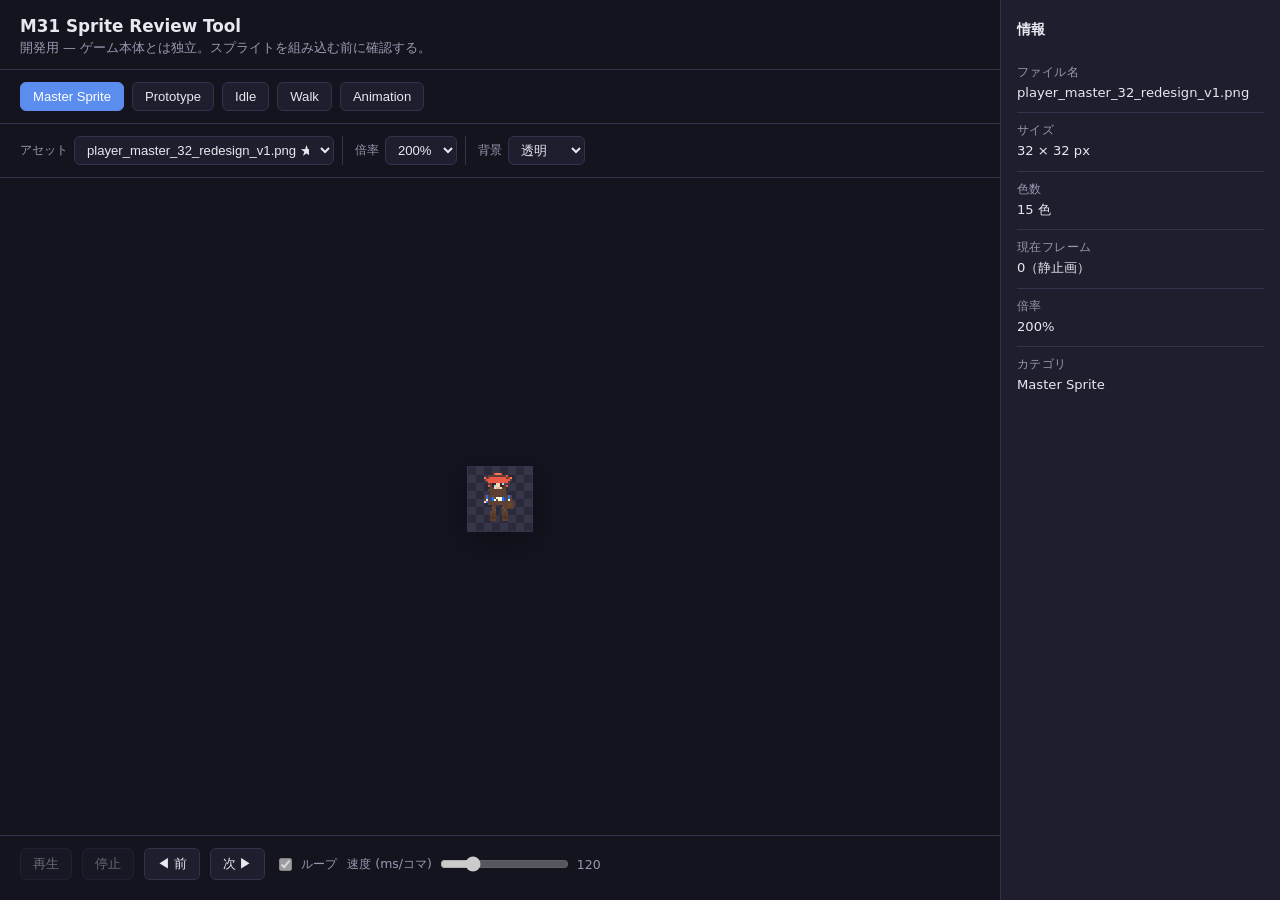
<file: review/index.html>
<!DOCTYPE html>
<html lang="ja">
<head>
  <meta charset="UTF-8" />
  <meta name="viewport" content="width=device-width, initial-scale=1.0" />
  <title>M31 Sprite Review Tool</title>
  <link rel="stylesheet" href="review.css" />
</head>
<body>
  <div class="app">
    <div class="main">
      <header class="header">
        <h1>M31 Sprite Review Tool</h1>
        <p>開発用 — ゲーム本体とは独立。スプライトを組み込む前に確認する。</p>
      </header>

      <div class="toolbar" id="category-tabs" role="tablist" aria-label="カテゴリ">
        <!-- filled by JS -->
      </div>

      <div class="toolbar">
        <div class="toolbar-group">
          <label for="asset-select">アセット</label>
          <select id="asset-select"></select>
        </div>
        <div class="toolbar-group">
          <label for="scale-select">倍率</label>
          <select id="scale-select">
            <option value="1">100%</option>
            <option value="2" selected>200%</option>
            <option value="4">400%</option>
            <option value="8">800%</option>
          </select>
        </div>
        <div class="toolbar-group">
          <label for="bg-select">背景</label>
          <select id="bg-select">
            <option value="transparent">透明</option>
            <option value="white">白</option>
            <option value="black">黒</option>
            <option value="grass">草色</option>
            <option value="wood">木床色</option>
          </select>
        </div>
      </div>

      <div class="viewport-wrap">
        <div id="viewport" class="viewport bg-transparent">
          <canvas id="sprite-canvas" width="32" height="32"></canvas>
        </div>
        <div id="empty-state" class="empty-state" hidden>
          このカテゴリにはスプライトがありません。
        </div>
      </div>

      <div class="frame-strip" id="frame-strip" hidden></div>

      <div class="anim-bar">
        <button type="button" class="btn" id="btn-play">再生</button>
        <button type="button" class="btn" id="btn-pause" disabled>停止</button>
        <button type="button" class="btn" id="btn-prev">◀ 前</button>
        <button type="button" class="btn" id="btn-next">次 ▶</button>
        <label>
          <input type="checkbox" id="loop-check" checked />
          ループ
        </label>
        <label>
          速度 (ms/コマ)
          <input type="range" id="speed-range" min="40" max="400" step="10" value="120" />
          <span id="speed-val">120</span>
        </label>
      </div>
    </div>

    <aside class="sidebar">
      <h2>情報</h2>
      <ul class="info-list">
        <li>
          <span class="info-label">ファイル名</span>
          <span class="info-value" id="info-filename">—</span>
        </li>
        <li>
          <span class="info-label">サイズ</span>
          <span class="info-value" id="info-size">—</span>
        </li>
        <li>
          <span class="info-label">色数</span>
          <span class="info-value" id="info-colors">—</span>
        </li>
        <li>
          <span class="info-label">現在フレーム</span>
          <span class="info-value" id="info-frame">—</span>
        </li>
        <li>
          <span class="info-label">倍率</span>
          <span class="info-value" id="info-scale">—</span>
        </li>
        <li>
          <span class="info-label">カテゴリ</span>
          <span class="info-value" id="info-category">—</span>
        </li>
      </ul>
    </aside>
  </div>

  <script src="review.js"></script>
</body>
</html>
</file>
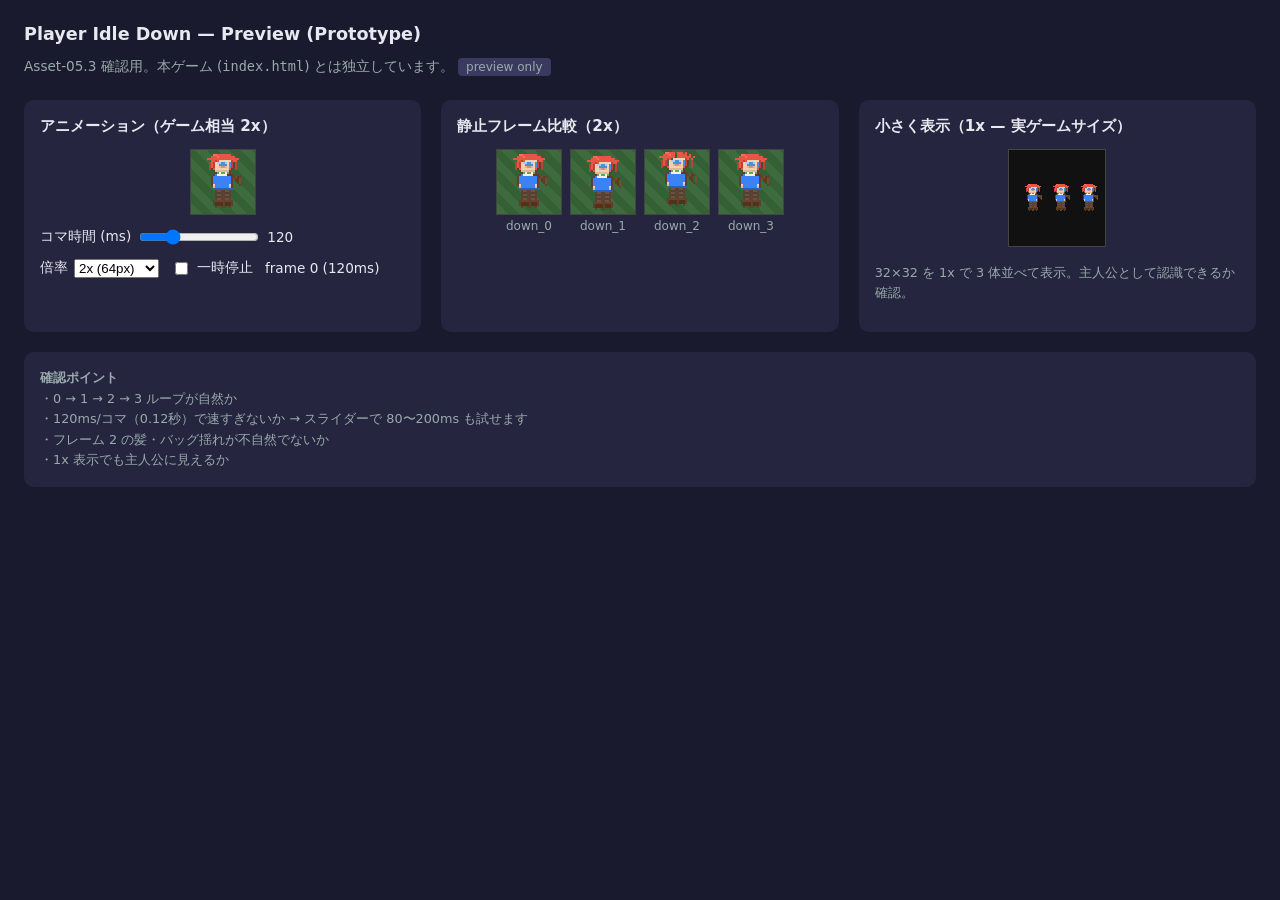
<file: preview_player_idle.html>
<!DOCTYPE html>
<html lang="ja">
<head>
  <meta charset="UTF-8" />
  <meta name="viewport" content="width=device-width, initial-scale=1.0" />
  <title>Preview: Player Idle Down (Asset-05.3)</title>
  <style>
    * { box-sizing: border-box; }
    body {
      margin: 0;
      font-family: system-ui, sans-serif;
      background: #1a1a2e;
      color: #e8e8f0;
      padding: 24px;
    }
    h1 { font-size: 1.1rem; margin: 0 0 8px; }
    .sub { color: #9aa; font-size: 0.85rem; margin-bottom: 24px; }
    .grid {
      display: grid;
      grid-template-columns: repeat(auto-fit, minmax(280px, 1fr));
      gap: 20px;
    }
    .panel {
      background: #252540;
      border-radius: 10px;
      padding: 16px;
    }
    .panel h2 { font-size: 0.95rem; margin: 0 0 12px; }
    canvas {
      image-rendering: pixelated;
      image-rendering: crisp-edges;
      display: block;
      margin: 0 auto;
      border: 1px solid #444;
    }
    .bg-grass { background: repeating-linear-gradient(45deg, #3d6b3d 0 8px, #356035 8px 16px); }
    .bg-dark { background: #111; }
    .controls { margin-top: 12px; display: flex; flex-wrap: wrap; gap: 12px; align-items: center; font-size: 0.85rem; }
    label { display: flex; align-items: center; gap: 6px; }
    input[type="range"] { width: 120px; }
    .frames-row {
      display: flex;
      gap: 8px;
      justify-content: center;
      flex-wrap: wrap;
    }
    .frame-box { text-align: center; font-size: 0.75rem; color: #9aa; }
    .frame-box canvas { margin-bottom: 4px; }
    .info { margin-top: 16px; font-size: 0.8rem; color: #9aa; line-height: 1.6; }
    .badge {
      display: inline-block;
      background: #3a3a60;
      padding: 2px 8px;
      border-radius: 4px;
      font-size: 0.75rem;
    }
  </style>
</head>
<body>
  <h1>Player Idle Down — Preview (Prototype)</h1>
  <p class="sub">
    Asset-05.3 確認用。本ゲーム (<code>index.html</code>) とは独立しています。
    <span class="badge">preview only</span>
  </p>

  <div class="grid">
    <div class="panel">
      <h2>アニメーション（ゲーム相当 2x）</h2>
      <canvas id="anim-canvas" width="128" height="128" class="bg-grass"></canvas>
      <div class="controls">
        <label>
          コマ時間 (ms)
          <input type="range" id="frame-ms" min="60" max="300" step="10" value="120" />
          <span id="frame-ms-val">120</span>
        </label>
        <label>
          倍率
          <select id="scale">
            <option value="1">1x (32px)</option>
            <option value="2" selected>2x (64px)</option>
            <option value="3">3x (96px)</option>
            <option value="4">4x (128px)</option>
          </select>
        </label>
        <label>
          <input type="checkbox" id="paused" /> 一時停止
        </label>
        <span id="frame-label">frame 0</span>
      </div>
    </div>

    <div class="panel">
      <h2>静止フレーム比較（2x）</h2>
      <div class="frames-row" id="frames-row"></div>
    </div>

    <div class="panel">
      <h2>小さく表示（1x — 実ゲームサイズ）</h2>
      <canvas id="small-canvas" width="96" height="96" class="bg-dark"></canvas>
      <p class="info">32×32 を 1x で 3 体並べて表示。主人公として認識できるか確認。</p>
    </div>
  </div>

  <div class="panel info" style="margin-top: 20px;">
    <strong>確認ポイント</strong><br />
    ・0 → 1 → 2 → 3 ループが自然か<br />
    ・120ms/コマ（0.12秒）で速すぎないか → スライダーで 80〜200ms も試せます<br />
    ・フレーム 2 の髪・バッグ揺れが不自然でないか<br />
    ・1x 表示でも主人公に見えるか
  </div>

  <script src="preview_player_idle.js"></script>
</body>
</html>
</file>
<file: review/review.css>
*,
*::before,
*::after {
  box-sizing: border-box;
}

:root {
  --bg: #14141f;
  --panel: #1e1e2e;
  --border: #333350;
  --text: #e8e8f0;
  --muted: #9898b0;
  --accent: #5b8def;
  --accent-hover: #7aa3f5;
}

html,
body {
  margin: 0;
  height: 100%;
  font-family: system-ui, -apple-system, sans-serif;
  background: var(--bg);
  color: var(--text);
}

.app {
  display: grid;
  grid-template-columns: 1fr 280px;
  min-height: 100vh;
}

.main {
  display: flex;
  flex-direction: column;
  min-width: 0;
}

.header {
  padding: 16px 20px 12px;
  border-bottom: 1px solid var(--border);
}

.header h1 {
  margin: 0 0 4px;
  font-size: 1.05rem;
  font-weight: 600;
}

.header p {
  margin: 0;
  font-size: 0.8rem;
  color: var(--muted);
}

.toolbar {
  display: flex;
  flex-wrap: wrap;
  gap: 8px;
  padding: 12px 20px;
  border-bottom: 1px solid var(--border);
  align-items: center;
}

.toolbar-group {
  display: flex;
  flex-wrap: wrap;
  gap: 6px;
  align-items: center;
}

.toolbar-group + .toolbar-group {
  padding-left: 12px;
  border-left: 1px solid var(--border);
}

.toolbar label {
  font-size: 0.78rem;
  color: var(--muted);
  display: flex;
  align-items: center;
  gap: 6px;
}

.tab-btn,
.btn {
  appearance: none;
  border: 1px solid var(--border);
  background: var(--panel);
  color: var(--text);
  border-radius: 6px;
  padding: 6px 12px;
  font-size: 0.82rem;
  cursor: pointer;
}

.tab-btn:hover,
.btn:hover {
  border-color: var(--accent);
}

.tab-btn.active {
  background: var(--accent);
  border-color: var(--accent);
  color: #fff;
}

.btn:disabled {
  opacity: 0.4;
  cursor: not-allowed;
}

select,
input[type="range"] {
  accent-color: var(--accent);
}

select {
  background: var(--panel);
  color: var(--text);
  border: 1px solid var(--border);
  border-radius: 6px;
  padding: 5px 8px;
  font-size: 0.82rem;
  max-width: 260px;
}

.viewport-wrap {
  flex: 1;
  display: flex;
  align-items: center;
  justify-content: center;
  padding: 24px;
  overflow: auto;
}

.viewport {
  position: relative;
  border: 1px solid var(--border);
  box-shadow: 0 8px 32px rgba(0, 0, 0, 0.35);
}

.viewport.bg-transparent {
  background-color: #2a2a3a;
  background-image:
    linear-gradient(45deg, #363648 25%, transparent 25%),
    linear-gradient(-45deg, #363648 25%, transparent 25%),
    linear-gradient(45deg, transparent 75%, #363648 75%),
    linear-gradient(-45deg, transparent 75%, #363648 75%);
  background-size: 16px 16px;
  background-position: 0 0, 0 8px, 8px -8px, -8px 0;
}

.viewport.bg-white {
  background: #ffffff;
}

.viewport.bg-black {
  background: #000000;
}

.viewport.bg-grass {
  background: repeating-linear-gradient(
    45deg,
    #3d6b3d 0 8px,
    #356035 8px 16px
  );
}

.viewport.bg-wood {
  background:
    repeating-linear-gradient(
      90deg,
      #8b6914 0 24px,
      #7a5c12 24px 48px
    ),
    linear-gradient(180deg, #a07818 0%, #6b5010 100%);
}

#sprite-canvas {
  display: block;
  image-rendering: pixelated;
  image-rendering: crisp-edges;
}

.empty-state {
  padding: 48px 24px;
  text-align: center;
  color: var(--muted);
  font-size: 0.9rem;
}

.sidebar {
  border-left: 1px solid var(--border);
  background: var(--panel);
  padding: 20px 16px;
  overflow-y: auto;
}

.sidebar h2 {
  margin: 0 0 16px;
  font-size: 0.9rem;
  font-weight: 600;
}

.info-list {
  list-style: none;
  margin: 0;
  padding: 0;
}

.info-list li {
  padding: 10px 0;
  border-bottom: 1px solid var(--border);
  font-size: 0.82rem;
}

.info-list li:last-child {
  border-bottom: none;
}

.info-label {
  display: block;
  color: var(--muted);
  font-size: 0.72rem;
  margin-bottom: 4px;
  text-transform: uppercase;
  letter-spacing: 0.04em;
}

.info-value {
  word-break: break-all;
  line-height: 1.4;
}

.anim-bar {
  padding: 12px 20px 20px;
  border-top: 1px solid var(--border);
  display: flex;
  flex-wrap: wrap;
  gap: 10px;
  align-items: center;
}

.anim-bar label {
  font-size: 0.78rem;
  color: var(--muted);
  display: flex;
  align-items: center;
  gap: 6px;
}

.frame-strip {
  display: flex;
  gap: 6px;
  flex-wrap: wrap;
  padding: 0 20px 16px;
}

.frame-thumb {
  border: 2px solid var(--border);
  border-radius: 4px;
  padding: 2px;
  cursor: pointer;
  background: var(--panel);
}

.frame-thumb canvas {
  display: block;
  image-rendering: pixelated;
  image-rendering: crisp-edges;
}

.frame-thumb.active {
  border-color: var(--accent);
}

.frame-thumb span {
  display: block;
  text-align: center;
  font-size: 0.65rem;
  color: var(--muted);
  margin-top: 2px;
}

@media (max-width: 800px) {
  .app {
    grid-template-columns: 1fr;
  }

  .sidebar {
    border-left: none;
    border-top: 1px solid var(--border);
  }
}
</file>
